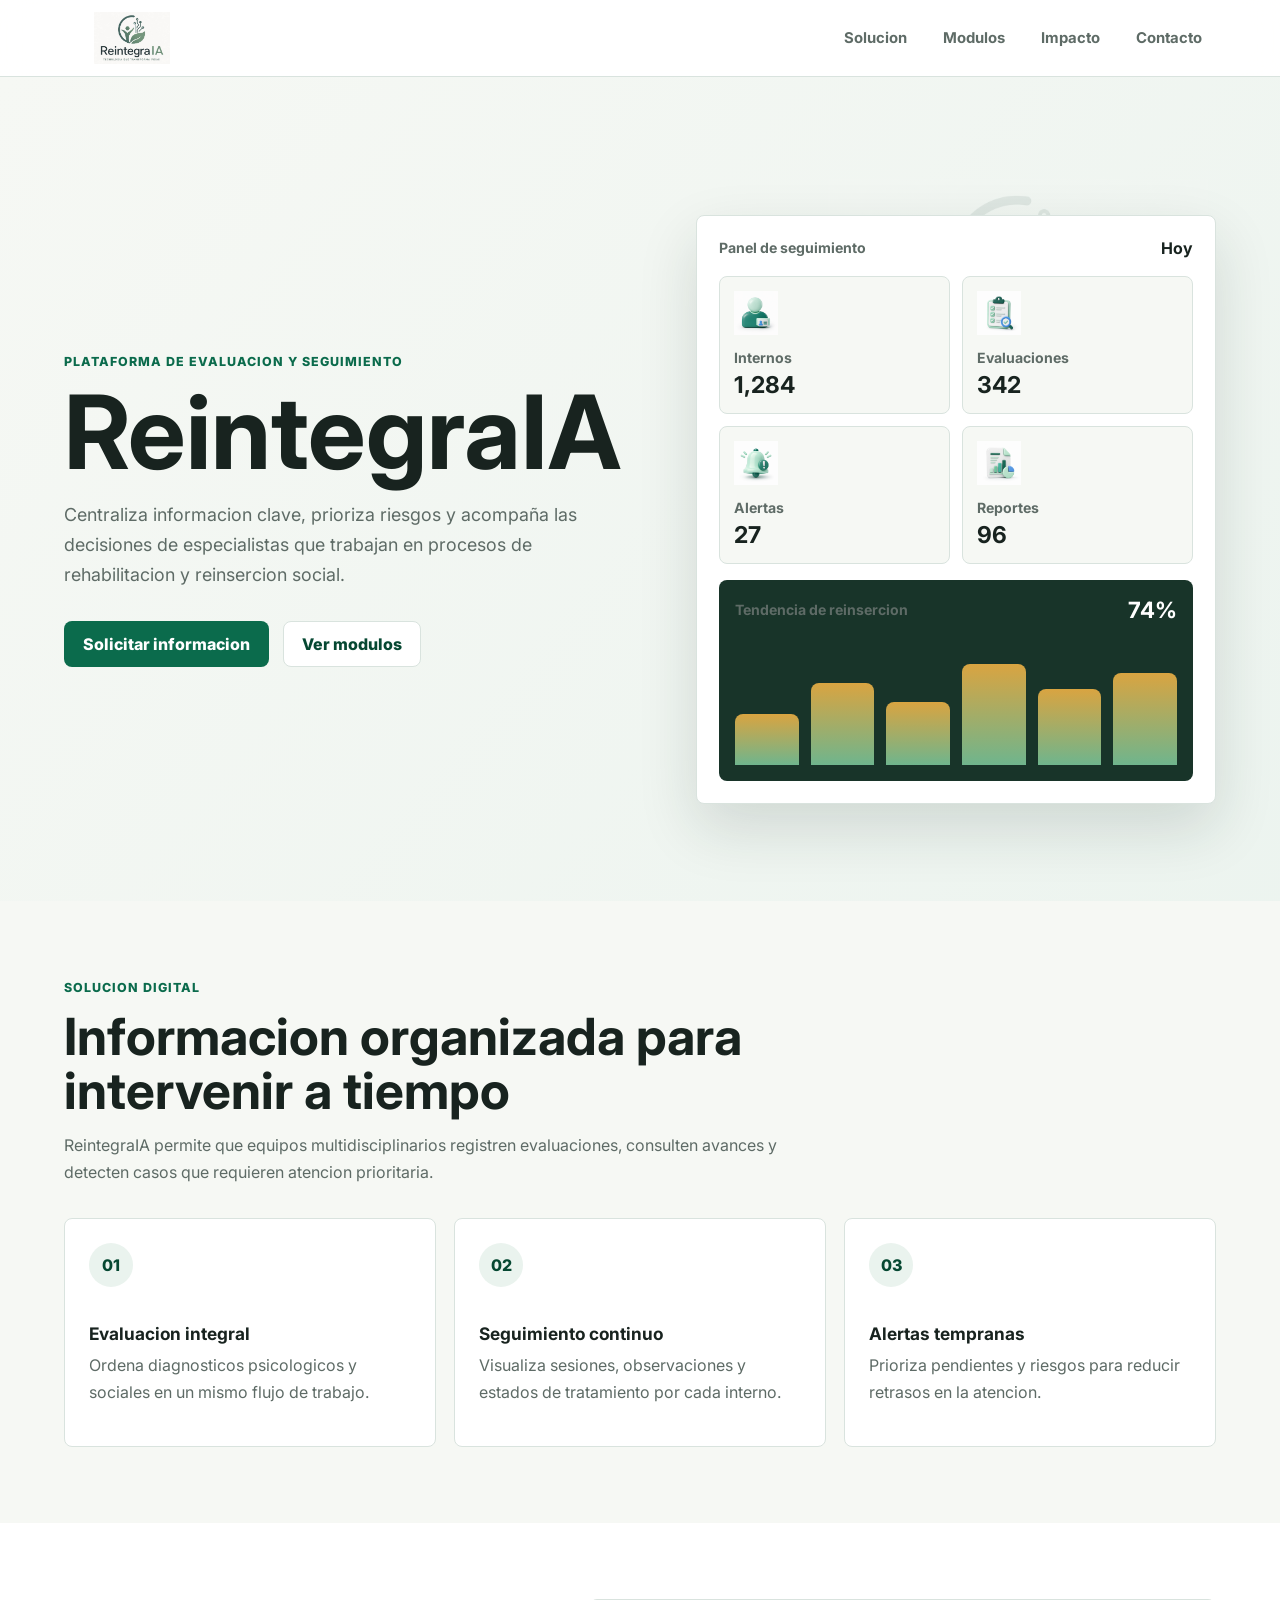
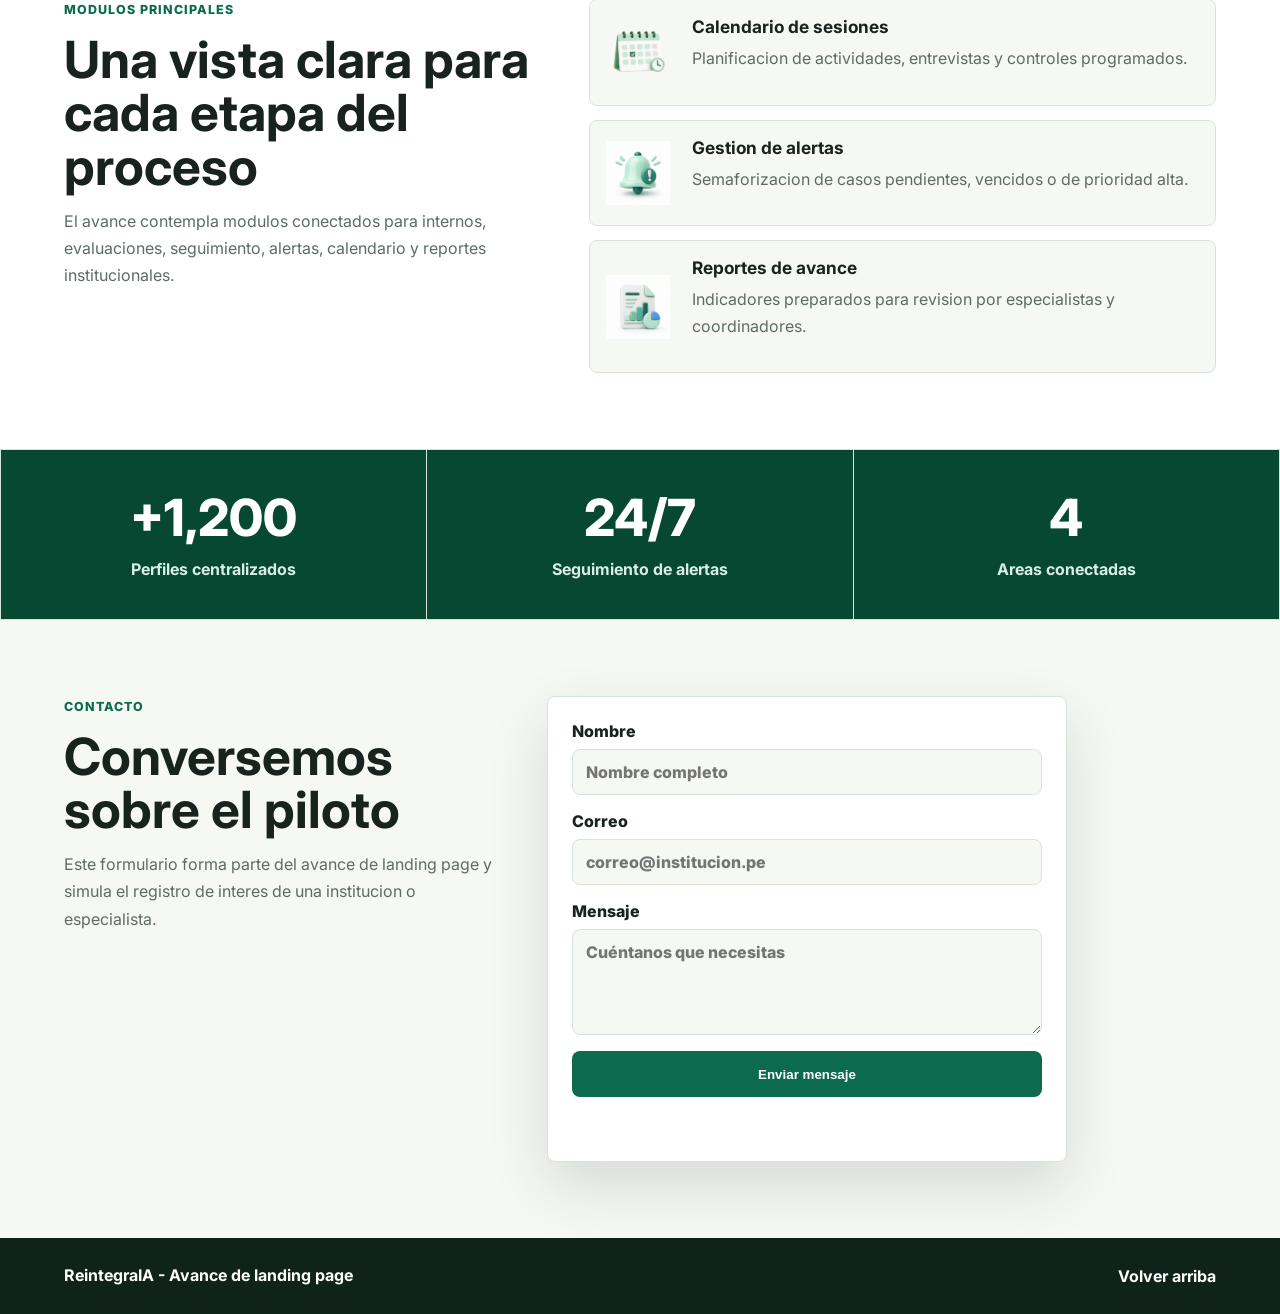
<file: public/index.html>
<!DOCTYPE html>
<html lang="es">
  <head>
    <meta charset="UTF-8" />
    <meta name="viewport" content="width=device-width, initial-scale=1.0" />
    <meta
      name="description"
      content="ReintegraIA centraliza evaluaciones, seguimiento y alertas para apoyar procesos de reinsercion social."
    />
    <title>ReintegraIA | Seguimiento inteligente para reinsercion</title>
    <link rel="icon" href="favicon.ico" />
    <link rel="preconnect" href="https://fonts.googleapis.com" />
    <link rel="preconnect" href="https://fonts.gstatic.com" crossorigin />
    <link
      href="https://fonts.googleapis.com/css2?family=Inter:wght@400;500;600;700;800&display=swap"
      rel="stylesheet"
    />
    <link rel="stylesheet" href="assets/styles/styles.css" />
  </head>

  <body>
    <header class="site-header">
      <a class="brand" href="#inicio" aria-label="Ir al inicio">
        <img src="assets/images/logo_reintegraia.jpg" alt="Logo de ReintegraIA" />
      </a>

      <button class="nav-toggle" type="button" aria-label="Abrir menu" aria-expanded="false">
        <span></span>
        <span></span>
        <span></span>
      </button>

      <nav class="main-nav" aria-label="Navegacion principal">
        <a href="#solucion">Solucion</a>
        <a href="#modulos">Modulos</a>
        <a href="#impacto">Impacto</a>
        <a href="#contacto">Contacto</a>
      </nav>
    </header>

    <main>
      <section class="hero" id="inicio">
        <div class="hero-content">
          <p class="eyebrow">Plataforma de evaluacion y seguimiento</p>
          <h1>ReintegraIA</h1>
          <p class="hero-text">
            Centraliza informacion clave, prioriza riesgos y acompaña las decisiones de especialistas
            que trabajan en procesos de rehabilitacion y reinsercion social.
          </p>
          <div class="hero-actions">
            <a class="button button-primary" href="#contacto">Solicitar informacion</a>
            <a class="button button-secondary" href="#modulos">Ver modulos</a>
          </div>
        </div>

        <aside class="dashboard-preview" aria-label="Vista previa del tablero">
          <div class="preview-header">
            <span>Panel de seguimiento</span>
            <strong>Hoy</strong>
          </div>
          <div class="metric-grid">
            <article>
              <img src="assets/images/internos.png" alt="" />
              <span>Internos</span>
              <strong>1,284</strong>
            </article>
            <article>
              <img src="assets/images/evaluaciones.png" alt="" />
              <span>Evaluaciones</span>
              <strong>342</strong>
            </article>
            <article>
              <img src="assets/images/alertas.png" alt="" />
              <span>Alertas</span>
              <strong>27</strong>
            </article>
            <article>
              <img src="assets/images/reportes.png" alt="" />
              <span>Reportes</span>
              <strong>96</strong>
            </article>
          </div>
          <div class="progress-panel">
            <div>
              <span>Tendencia de reinsercion</span>
              <strong>74%</strong>
            </div>
            <div class="bars" aria-hidden="true">
              <span style="height: 42%"></span>
              <span style="height: 68%"></span>
              <span style="height: 52%"></span>
              <span style="height: 84%"></span>
              <span style="height: 63%"></span>
              <span style="height: 76%"></span>
            </div>
          </div>
        </aside>
      </section>

      <section class="section" id="solucion">
        <div class="section-heading">
          <p class="eyebrow">Solucion digital</p>
          <h2>Informacion organizada para intervenir a tiempo</h2>
          <p>
            ReintegraIA permite que equipos multidisciplinarios registren evaluaciones,
            consulten avances y detecten casos que requieren atencion prioritaria.
          </p>
        </div>

        <div class="feature-row">
          <article class="feature-card">
            <span class="feature-icon">01</span>
            <h3>Evaluacion integral</h3>
            <p>Ordena diagnosticos psicologicos y sociales en un mismo flujo de trabajo.</p>
          </article>
          <article class="feature-card">
            <span class="feature-icon">02</span>
            <h3>Seguimiento continuo</h3>
            <p>Visualiza sesiones, observaciones y estados de tratamiento por cada interno.</p>
          </article>
          <article class="feature-card">
            <span class="feature-icon">03</span>
            <h3>Alertas tempranas</h3>
            <p>Prioriza pendientes y riesgos para reducir retrasos en la atencion.</p>
          </article>
        </div>
      </section>

      <section class="section split-section" id="modulos">
        <div>
          <p class="eyebrow">Modulos principales</p>
          <h2>Una vista clara para cada etapa del proceso</h2>
          <p>
            El avance contempla modulos conectados para internos, evaluaciones, seguimiento,
            alertas, calendario y reportes institucionales.
          </p>
        </div>

        <div class="module-list">
          <article>
            <img src="assets/images/calendario.png" alt="" />
            <div>
              <h3>Calendario de sesiones</h3>
              <p>Planificacion de actividades, entrevistas y controles programados.</p>
            </div>
          </article>
          <article>
            <img src="assets/images/alertas.png" alt="" />
            <div>
              <h3>Gestion de alertas</h3>
              <p>Semaforizacion de casos pendientes, vencidos o de prioridad alta.</p>
            </div>
          </article>
          <article>
            <img src="assets/images/reportes.png" alt="" />
            <div>
              <h3>Reportes de avance</h3>
              <p>Indicadores preparados para revision por especialistas y coordinadores.</p>
            </div>
          </article>
        </div>
      </section>

      <section class="impact-band" id="impacto">
        <div>
          <span>+1,200</span>
          <p>Perfiles centralizados</p>
        </div>
        <div>
          <span>24/7</span>
          <p>Seguimiento de alertas</p>
        </div>
        <div>
          <span>4</span>
          <p>Areas conectadas</p>
        </div>
      </section>

      <section class="section contact-section" id="contacto">
        <div>
          <p class="eyebrow">Contacto</p>
          <h2>Conversemos sobre el piloto</h2>
          <p>
            Este formulario forma parte del avance de landing page y simula el registro de interes
            de una institucion o especialista.
          </p>
        </div>

        <form class="contact-form" id="contactForm">
          <label>
            Nombre
            <input type="text" name="name" placeholder="Nombre completo" required />
          </label>
          <label>
            Correo
            <input type="email" name="email" placeholder="correo@institucion.pe" required />
          </label>
          <label>
            Mensaje
            <textarea name="message" rows="4" placeholder="Cuéntanos que necesitas" required></textarea>
          </label>
          <button class="button button-primary" type="submit">Enviar mensaje</button>
          <p class="form-feedback" role="status" aria-live="polite"></p>
        </form>
      </section>
    </main>

    <footer class="site-footer">
      <p>ReintegraIA - Avance de landing page</p>
      <a href="#inicio">Volver arriba</a>
    </footer>

    <script src="assets/scripts/main.js"></script>
  </body>
</html>
</file>
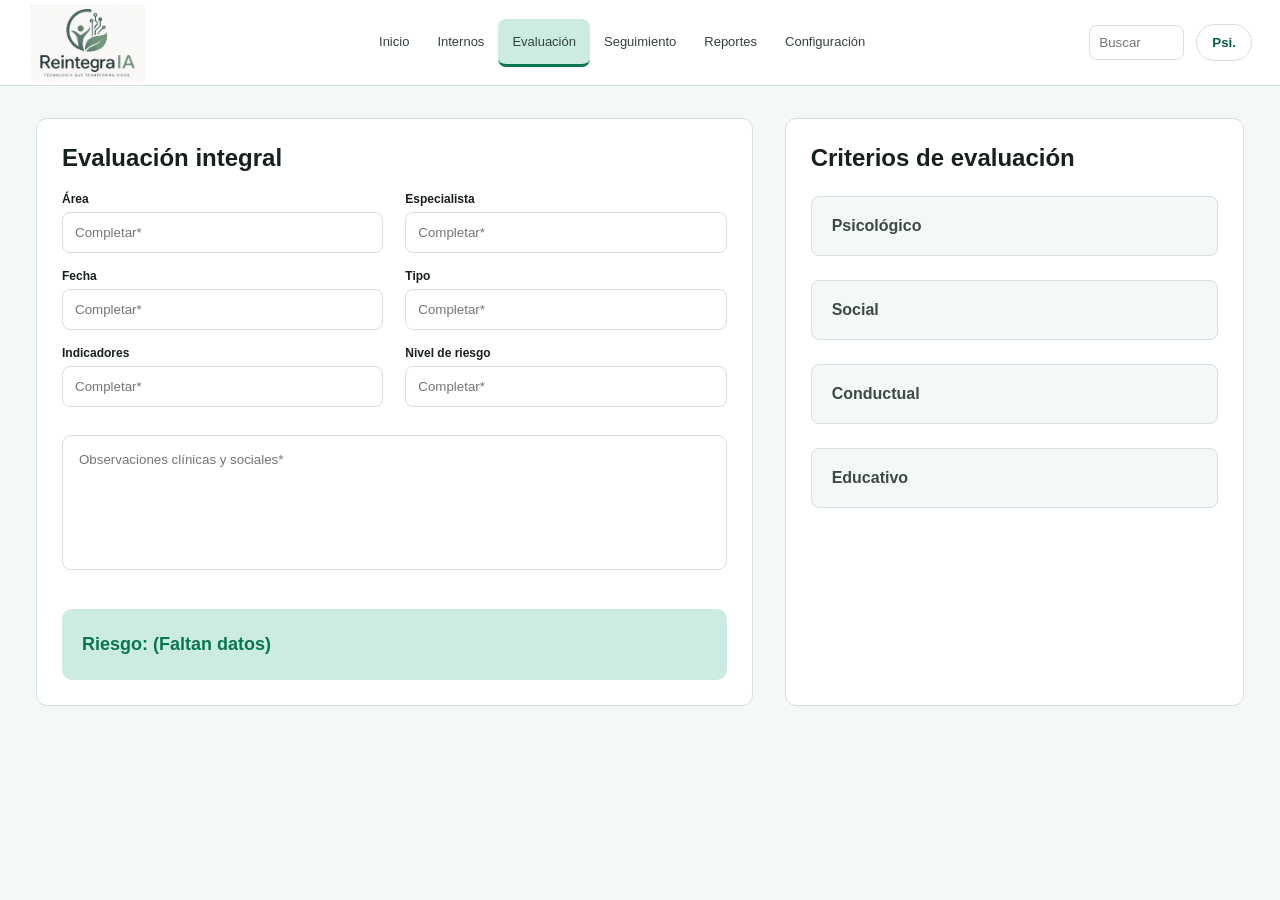
<file: evaluacion.html>
<!DOCTYPE html>
<html lang="es">
  <head>
    <meta charset="UTF-8" />
    <meta name="viewport" content="width=device-width, initial-scale=1.0" />
    <title>Evaluación - ReintegraIA</title>
    <link rel="stylesheet" href="he_cab_evaluacion.css" />
  </head>

  <body>
    <nav class="top-header">
      <a href="index.html" class="logo">
        <img src="imagenes/logo_reintegraia.jpg" alt="Logo de ReintegraIA" />
      </a>

      <ul class="menu-horizontal">
        <li>
          <a href="index.html">Inicio</a>
          <ul class="menu-vertical">
            <li><a href="index.html">Panel principal</a></li>
            <li><a href="#">Calendario de sesiones</a></li>
            <li><a href="#">Alertas recientes</a></li>
          </ul>
        </li>
        <li>
          <a href="#">Internos</a>
          <ul class="menu-vertical">
            <li><a href="#">Lista de internos</a></li>
            <li><a href="#">Registrar interno</a></li>
            <li><a href="#">Perfil del interno</a></li>
            <li><a href="#">Historial del interno</a></li>
          </ul>
        </li>
        <li class="opcion-activa">
          <a href="evaluacion.html">Evaluación</a>
          <ul class="menu-vertical">
            <li><a href="evaluacion.html">Evaluación psicológica</a></li>
            <li><a href="evaluacion.html">Evaluación social</a></li>
            <li><a href="evaluacion.html">Diagnóstico inicial</a></li>
            <li><a href="evaluacion.html">Plan de intervención</a></li>
          </ul>
        </li>
        <li>
          <a href="seguimiento.html">Seguimiento</a>
          <ul class="menu-vertical">
            <li><a href="seguimiento.html">Sesiones programadas</a></li>
            <li><a href="#">Registrar avance</a></li>
            <li><a href="#">Observaciones</a></li>
            <li><a href="#">Estado del tratamiento</a></li>
          </ul>
        </li>
        <li>
          <a href="#">Reportes</a>
          <ul class="menu-vertical">
            <li><a href="#">Reporte individual</a></li>
            <li><a href="#">Reporte por especialista</a></li>
            <li><a href="#">Reporte mensual</a></li>
            <li><a href="#">Exportar reporte</a></li>
          </ul>
        </li>
        <li>
          <a href="configuracion.html">Configuración</a>
          <ul class="menu-vertical menu-configuracion">
            <li><a href="configuracion.html">Mi perfil</a></li>
            <li><a href="configuracion.html">Especialistas</a></li>
            <li><a href="configuracion.html">Roles y permisos</a></li>
            <li><a href="#">Cerrar sesión</a></li>
          </ul>
        </li>
      </ul>

      <div class="div-busqueda">
        <input type="text" placeholder="Buscar" />
        <button type="button">Psi.</button>
      </div>
    </nav>

    <section class="section-evaluacion">
      <div class="div-formulario-evaluacion">
        <h2>Evaluación integral</h2>

        <form>
          <div class="fila-campos">
            <div class="campo">
              <label for="area">Área</label>
              <input type="text" id="area" placeholder="Completar*" />
            </div>
            <div class="campo">
              <label for="especialista">Especialista</label>
              <input type="text" id="especialista" placeholder="Completar*" />
            </div>
          </div>

          <div class="fila-campos">
            <div class="campo">
              <label for="fecha">Fecha</label>
              <input type="text" id="fecha" placeholder="Completar*" />
            </div>
            <div class="campo">
              <label for="tipo">Tipo</label>
              <input type="text" id="tipo" placeholder="Completar*" />
            </div>
          </div>

          <div class="fila-campos">
            <div class="campo">
              <label for="indicadores">Indicadores</label>
              <input type="text" id="indicadores" placeholder="Completar*" />
            </div>
            <div class="campo">
              <label for="riesgo">Nivel de riesgo</label>
              <input type="text" id="riesgo" placeholder="Completar*" />
            </div>
          </div>

          <textarea placeholder="Observaciones clínicas y sociales*"></textarea>
          <div class="resultado-riesgo">Riesgo: (Faltan datos)</div>
        </form>
      </div>

      <div class="div-criterios">
        <h2>Criterios de evaluación</h2>
        <p>Psicológico</p>
        <p>Social</p>
        <p>Conductual</p>
        <p>Educativo</p>
      </div>
    </section>
  </body>
</html>
</file>
<file: public/assets/styles/styles.css>
:root {
  --bg: #f6f8f4;
  --surface: #ffffff;
  --surface-soft: #eaf3ee;
  --ink: #18231f;
  --muted: #5e6b66;
  --primary: #0b6b4c;
  --primary-strong: #064832;
  --accent: #d9a441;
  --line: #d9e3de;
  --shadow: 0 24px 60px rgba(19, 45, 35, 0.14);
}

* {
  box-sizing: border-box;
}

html {
  scroll-behavior: smooth;
}

body {
  margin: 0;
  background: var(--bg);
  color: var(--ink);
  font-family: "Inter", Arial, sans-serif;
}

img {
  display: block;
  max-width: 100%;
}

a {
  color: inherit;
  text-decoration: none;
}

.site-header {
  position: sticky;
  top: 0;
  z-index: 20;
  display: flex;
  min-height: 76px;
  align-items: center;
  justify-content: space-between;
  padding: 12px clamp(20px, 5vw, 72px);
  background: rgba(255, 255, 255, 0.92);
  border-bottom: 1px solid var(--line);
  backdrop-filter: blur(16px);
}

.brand img {
  width: 136px;
  height: 52px;
  object-fit: contain;
}

.main-nav {
  display: flex;
  align-items: center;
  gap: 8px;
}

.main-nav a {
  padding: 10px 14px;
  color: var(--muted);
  border-radius: 8px;
  font-size: 0.93rem;
  font-weight: 700;
}

.main-nav a:hover,
.main-nav a.is-active {
  color: var(--primary-strong);
  background: var(--surface-soft);
}

.nav-toggle {
  display: none;
  width: 44px;
  height: 44px;
  place-items: center;
  background: var(--surface);
  border: 1px solid var(--line);
  border-radius: 8px;
}

.nav-toggle span {
  display: block;
  width: 18px;
  height: 2px;
  margin: 3px auto;
  background: var(--primary-strong);
}

.hero {
  display: grid;
  min-height: calc(100vh - 76px);
  grid-template-columns: minmax(0, 1fr) minmax(320px, 520px);
  gap: clamp(28px, 5vw, 72px);
  align-items: center;
  padding: clamp(56px, 8vw, 96px) clamp(20px, 5vw, 72px) 56px;
  background:
    linear-gradient(130deg, rgba(246, 248, 244, 0.98), rgba(234, 243, 238, 0.82)),
    url("../images/logo_reintegraia.jpg") right 8% top 18% / 380px auto no-repeat;
}

.hero-content {
  max-width: 720px;
}

.eyebrow {
  margin: 0 0 12px;
  color: var(--primary);
  font-size: 0.78rem;
  font-weight: 800;
  letter-spacing: 0.08em;
  text-transform: uppercase;
}

h1,
h2,
h3,
p {
  margin-top: 0;
}

h1 {
  margin-bottom: 18px;
  font-size: clamp(3rem, 8vw, 6.7rem);
  line-height: 0.95;
}

h2 {
  margin-bottom: 14px;
  font-size: clamp(2rem, 4vw, 3.4rem);
  line-height: 1.05;
}

h3 {
  margin-bottom: 8px;
  font-size: 1.08rem;
}

p {
  color: var(--muted);
  line-height: 1.7;
}

.hero-text {
  max-width: 620px;
  font-size: 1.12rem;
}

.hero-actions {
  display: flex;
  flex-wrap: wrap;
  gap: 14px;
  margin-top: 30px;
}

.button {
  display: inline-flex;
  min-height: 46px;
  align-items: center;
  justify-content: center;
  padding: 12px 18px;
  border: 1px solid transparent;
  border-radius: 8px;
  font-weight: 800;
  cursor: pointer;
}

.button-primary {
  color: white;
  background: var(--primary);
}

.button-primary:hover {
  background: var(--primary-strong);
}

.button-secondary {
  color: var(--primary-strong);
  background: var(--surface);
  border-color: var(--line);
}

.dashboard-preview {
  padding: 22px;
  background: var(--surface);
  border: 1px solid var(--line);
  border-radius: 8px;
  box-shadow: var(--shadow);
}

.preview-header,
.progress-panel > div:first-child {
  display: flex;
  align-items: center;
  justify-content: space-between;
}

.preview-header {
  margin-bottom: 18px;
}

.preview-header span,
.progress-panel span,
.metric-grid span {
  color: var(--muted);
  font-size: 0.88rem;
  font-weight: 700;
}

.metric-grid {
  display: grid;
  grid-template-columns: repeat(2, minmax(0, 1fr));
  gap: 12px;
}

.metric-grid article {
  min-height: 128px;
  padding: 14px;
  background: var(--bg);
  border: 1px solid var(--line);
  border-radius: 8px;
}

.metric-grid img {
  width: 44px;
  height: 44px;
  margin-bottom: 12px;
  object-fit: contain;
}

.metric-grid strong {
  display: block;
  margin-top: 4px;
  font-size: 1.45rem;
}

.progress-panel {
  margin-top: 16px;
  padding: 16px;
  background: #183429;
  border-radius: 8px;
}

.progress-panel strong {
  color: white;
  font-size: 1.4rem;
}

.bars {
  display: flex;
  height: 120px;
  gap: 12px;
  align-items: flex-end;
  margin-top: 22px;
}

.bars span {
  flex: 1;
  min-width: 18px;
  background: linear-gradient(180deg, var(--accent), #6fb58d);
  border-radius: 8px 8px 0 0;
}

.section {
  padding: 76px clamp(20px, 5vw, 72px);
}

.section-heading {
  max-width: 760px;
  margin-bottom: 32px;
}

.feature-row {
  display: grid;
  grid-template-columns: repeat(3, minmax(0, 1fr));
  gap: 18px;
}

.feature-card {
  min-height: 220px;
  padding: 24px;
  background: var(--surface);
  border: 1px solid var(--line);
  border-radius: 8px;
}

.feature-icon {
  display: inline-flex;
  width: 44px;
  height: 44px;
  align-items: center;
  justify-content: center;
  margin-bottom: 36px;
  color: var(--primary-strong);
  background: var(--surface-soft);
  border-radius: 50%;
  font-weight: 800;
}

.split-section {
  display: grid;
  grid-template-columns: minmax(0, 0.78fr) minmax(320px, 1fr);
  gap: 36px;
  align-items: start;
  background: var(--surface);
}

.module-list {
  display: grid;
  gap: 14px;
}

.module-list article {
  display: grid;
  grid-template-columns: 70px minmax(0, 1fr);
  gap: 16px;
  align-items: center;
  padding: 16px;
  background: var(--bg);
  border: 1px solid var(--line);
  border-radius: 8px;
}

.module-list img {
  width: 64px;
  height: 64px;
  object-fit: contain;
}

.impact-band {
  display: grid;
  grid-template-columns: repeat(3, minmax(0, 1fr));
  gap: 1px;
  padding: 1px;
  background: var(--line);
}

.impact-band div {
  padding: 36px 20px;
  text-align: center;
  background: var(--primary-strong);
}

.impact-band span {
  display: block;
  margin-bottom: 8px;
  color: white;
  font-size: clamp(2rem, 4vw, 3.2rem);
  font-weight: 800;
}

.impact-band p {
  margin: 0;
  color: #d8eee4;
  font-weight: 700;
}

.contact-section {
  display: grid;
  grid-template-columns: minmax(0, 0.75fr) minmax(320px, 520px);
  gap: 36px;
  align-items: start;
}

.contact-form {
  display: grid;
  gap: 16px;
  padding: 24px;
  background: var(--surface);
  border: 1px solid var(--line);
  border-radius: 8px;
  box-shadow: var(--shadow);
}

.contact-form label {
  display: grid;
  gap: 8px;
  color: var(--ink);
  font-weight: 800;
}

.contact-form input,
.contact-form textarea {
  width: 100%;
  padding: 12px 13px;
  color: var(--ink);
  background: var(--bg);
  border: 1px solid var(--line);
  border-radius: 8px;
  font: inherit;
}

.contact-form textarea {
  resize: vertical;
}

.form-feedback {
  min-height: 24px;
  margin: 0;
  color: var(--primary);
  font-weight: 800;
}

.site-footer {
  display: flex;
  align-items: center;
  justify-content: space-between;
  gap: 20px;
  padding: 24px clamp(20px, 5vw, 72px);
  background: #10231b;
}

.site-footer p,
.site-footer a {
  margin: 0;
  color: white;
  font-weight: 700;
}

@media (max-width: 920px) {
  .hero,
  .split-section,
  .contact-section {
    grid-template-columns: 1fr;
  }

  .feature-row,
  .impact-band {
    grid-template-columns: 1fr;
  }
}

@media (max-width: 720px) {
  .nav-toggle {
    display: block;
  }

  .main-nav {
    position: absolute;
    top: 76px;
    right: 20px;
    left: 20px;
    display: none;
    padding: 12px;
    background: var(--surface);
    border: 1px solid var(--line);
    border-radius: 8px;
    box-shadow: var(--shadow);
  }

  .main-nav.is-open {
    display: grid;
  }

  .main-nav a {
    padding: 13px;
  }

  .hero {
    min-height: auto;
  }

  .metric-grid {
    grid-template-columns: 1fr;
  }

  .site-footer {
    align-items: flex-start;
    flex-direction: column;
  }
}
</file>
<file: he_cab_evaluacion.css>
body {
  margin: 0;
  background-color: #f4f8f6;
  color: #17201d;
  font-family: Arial, sans-serif;
}

.top-header {
  position: fixed;
  top: 0;
  left: 0;
  z-index: 100;
  display: flex;
  width: 100%;
  height: 85px;
  align-items: center;
  justify-content: space-between;
  background-color: white;
  border-bottom: 1px solid #d6e0dc;
}

.logo { margin-left: 20px; }
.logo img { display: block; width: 135px; height: 78px; object-fit: contain; }
.menu-horizontal { display: flex; padding: 0; list-style: none; }
.menu-horizontal li { position: relative; }

.menu-horizontal li a {
  display: block;
  padding: 15px 14px;
  color: #35413d;
  font-size: 13px;
  text-decoration: none;
}

.menu-horizontal li a:hover,
.opcion-activa > a { color: #075e44; background-color: #ccecdf; border-radius: 8px; }
.opcion-activa > a { border-bottom: 3px solid #087553; }

.menu-vertical {
  position: absolute;
  display: none;
  width: 210px;
  padding: 5px 0;
  background-color: white;
  border: 1px solid #d6e0dc;
  border-radius: 8px;
  list-style: none;
}

.menu-horizontal li:hover .menu-vertical { display: block; }
.menu-vertical li a { padding: 10px 14px; font-size: 12px; }
.menu-vertical li a:hover { background-color: #edf7f3; border-radius: 0; }
.menu-configuracion { right: 0; }

.div-busqueda { display: flex; align-items: center; gap: 12px; margin-right: 28px; }
.div-busqueda input,
.div-busqueda button { padding: 9px; background-color: white; border: 1px solid #d6e0dc; border-radius: 8px; }
.div-busqueda input { width: 75px; }
.div-busqueda button { padding: 10px 15px; color: #075e44; border-radius: 20px; font-weight: bold; }

/* CONTENIDO DE EVALUACION */
.section-evaluacion {
  display: flex;
  margin: 118px 36px 35px;
  gap: 32px;
}

.div-formulario-evaluacion,
.div-criterios {
  background-color: white;
  border: 1px solid #d6e0dc;
  border-radius: 11px;
  padding: 25px;
}

.div-formulario-evaluacion { width: 62%; }
.div-criterios { width: 38%; }
.div-formulario-evaluacion h2,
.div-criterios h2 { margin-top: 0; }

.fila-campos {
  display: flex;
  gap: 22px;
  margin-top: 16px;
}

.campo { width: 50%; }
.campo label { display: block; margin-bottom: 6px; font-size: 12px; font-weight: bold; }

.campo input {
  width: 100%;
  padding: 12px;
  box-sizing: border-box;
  border: 1px solid #d6e0dc;
  border-radius: 8px;
}

.div-formulario-evaluacion textarea {
  width: 100%;
  height: 135px;
  margin-top: 28px;
  padding: 16px;
  box-sizing: border-box;
  resize: none;
  border: 1px solid #d6e0dc;
  border-radius: 9px;
  font-family: Arial, sans-serif;
}

.resultado-riesgo {
  margin-top: 35px;
  padding: 25px 20px;
  color: #087553;
  background-color: #ccecdf;
  border-radius: 10px;
  font-size: 18px;
  font-weight: bold;
}

.div-criterios p {
  margin-top: 24px;
  padding: 20px;
  color: #3c4945;
  background-color: #f4f8f6;
  border: 1px solid #d6e0dc;
  border-radius: 8px;
  font-weight: bold;
}
</file>
